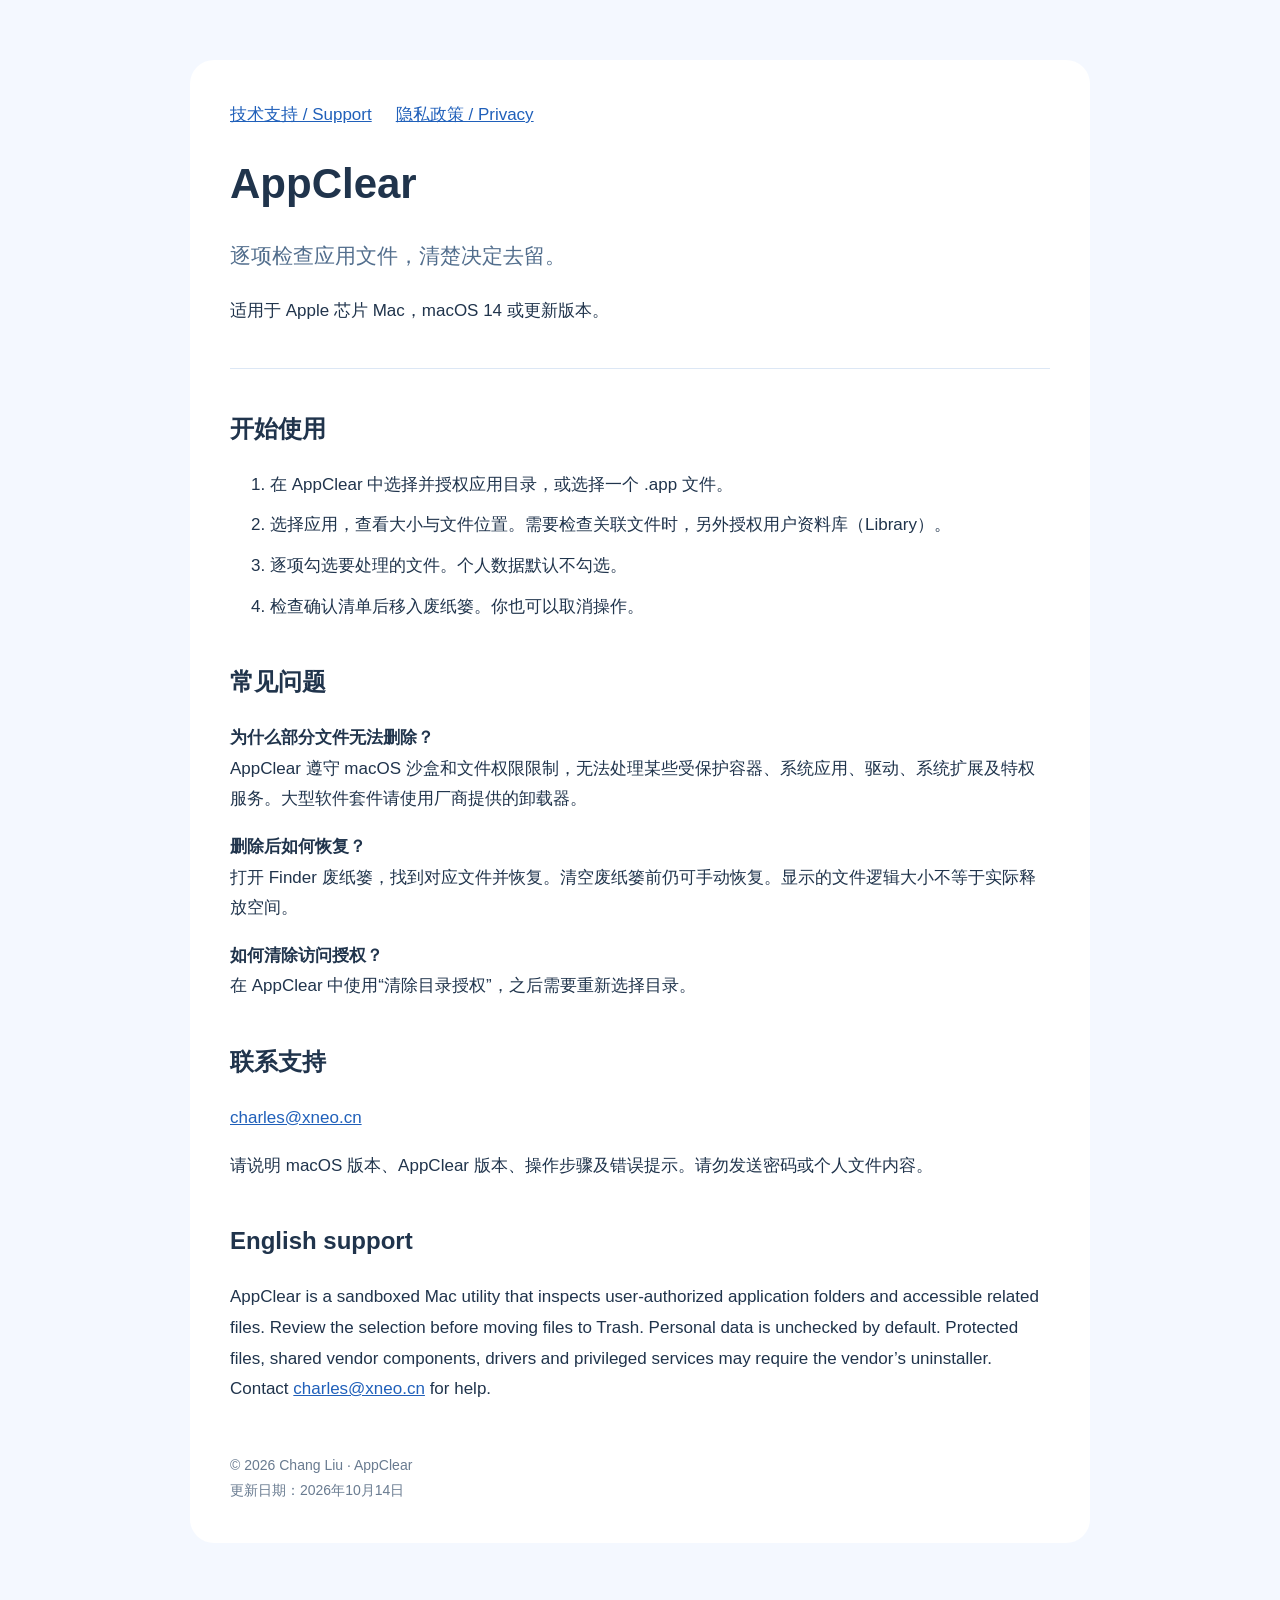
<file: index.html>
<!doctype html><html lang="zh-CN"><head><meta charset="utf-8"><meta name="viewport" content="width=device-width,initial-scale=1"><title>技术支持 · AppClear</title><meta name="description" content="AppClear Mac 应用管理工具的技术支持与隐私政策。"><link rel="stylesheet" href="styles.css"></head><body><main><nav><a href="index.html">技术支持 / Support</a><a href="privacy.html">隐私政策 / Privacy</a></nav><header><h1>AppClear</h1><p class="lead">逐项检查应用文件，清楚决定去留。</p><p>适用于 Apple 芯片 Mac，macOS 14 或更新版本。</p></header><h2>开始使用</h2><ol><li>在 AppClear 中选择并授权应用目录，或选择一个 .app 文件。</li><li>选择应用，查看大小与文件位置。需要检查关联文件时，另外授权用户资料库（Library）。</li><li>逐项勾选要处理的文件。个人数据默认不勾选。</li><li>检查确认清单后移入废纸篓。你也可以取消操作。</li></ol><h2>常见问题</h2><p><strong>为什么部分文件无法删除？</strong><br>AppClear 遵守 macOS 沙盒和文件权限限制，无法处理某些受保护容器、系统应用、驱动、系统扩展及特权服务。大型软件套件请使用厂商提供的卸载器。</p><p><strong>删除后如何恢复？</strong><br>打开 Finder 废纸篓，找到对应文件并恢复。清空废纸篓前仍可手动恢复。显示的文件逻辑大小不等于实际释放空间。</p><p><strong>如何清除访问授权？</strong><br>在 AppClear 中使用“清除目录授权”，之后需要重新选择目录。</p><h2>联系支持</h2><p><a href="mailto:charles@xneo.cn">charles@xneo.cn</a></p><p>请说明 macOS 版本、AppClear 版本、操作步骤及错误提示。请勿发送密码或个人文件内容。</p><h2 lang="en">English support</h2><p lang="en">AppClear is a sandboxed Mac utility that inspects user-authorized application folders and accessible related files. Review the selection before moving files to Trash. Personal data is unchecked by default. Protected files, shared vendor components, drivers and privileged services may require the vendor’s uninstaller. Contact <a href="mailto:charles@xneo.cn">charles@xneo.cn</a> for help.</p><footer>© 2026 Chang Liu · AppClear<br>更新日期：2026年10月14日</footer></main></body></html>
</file>
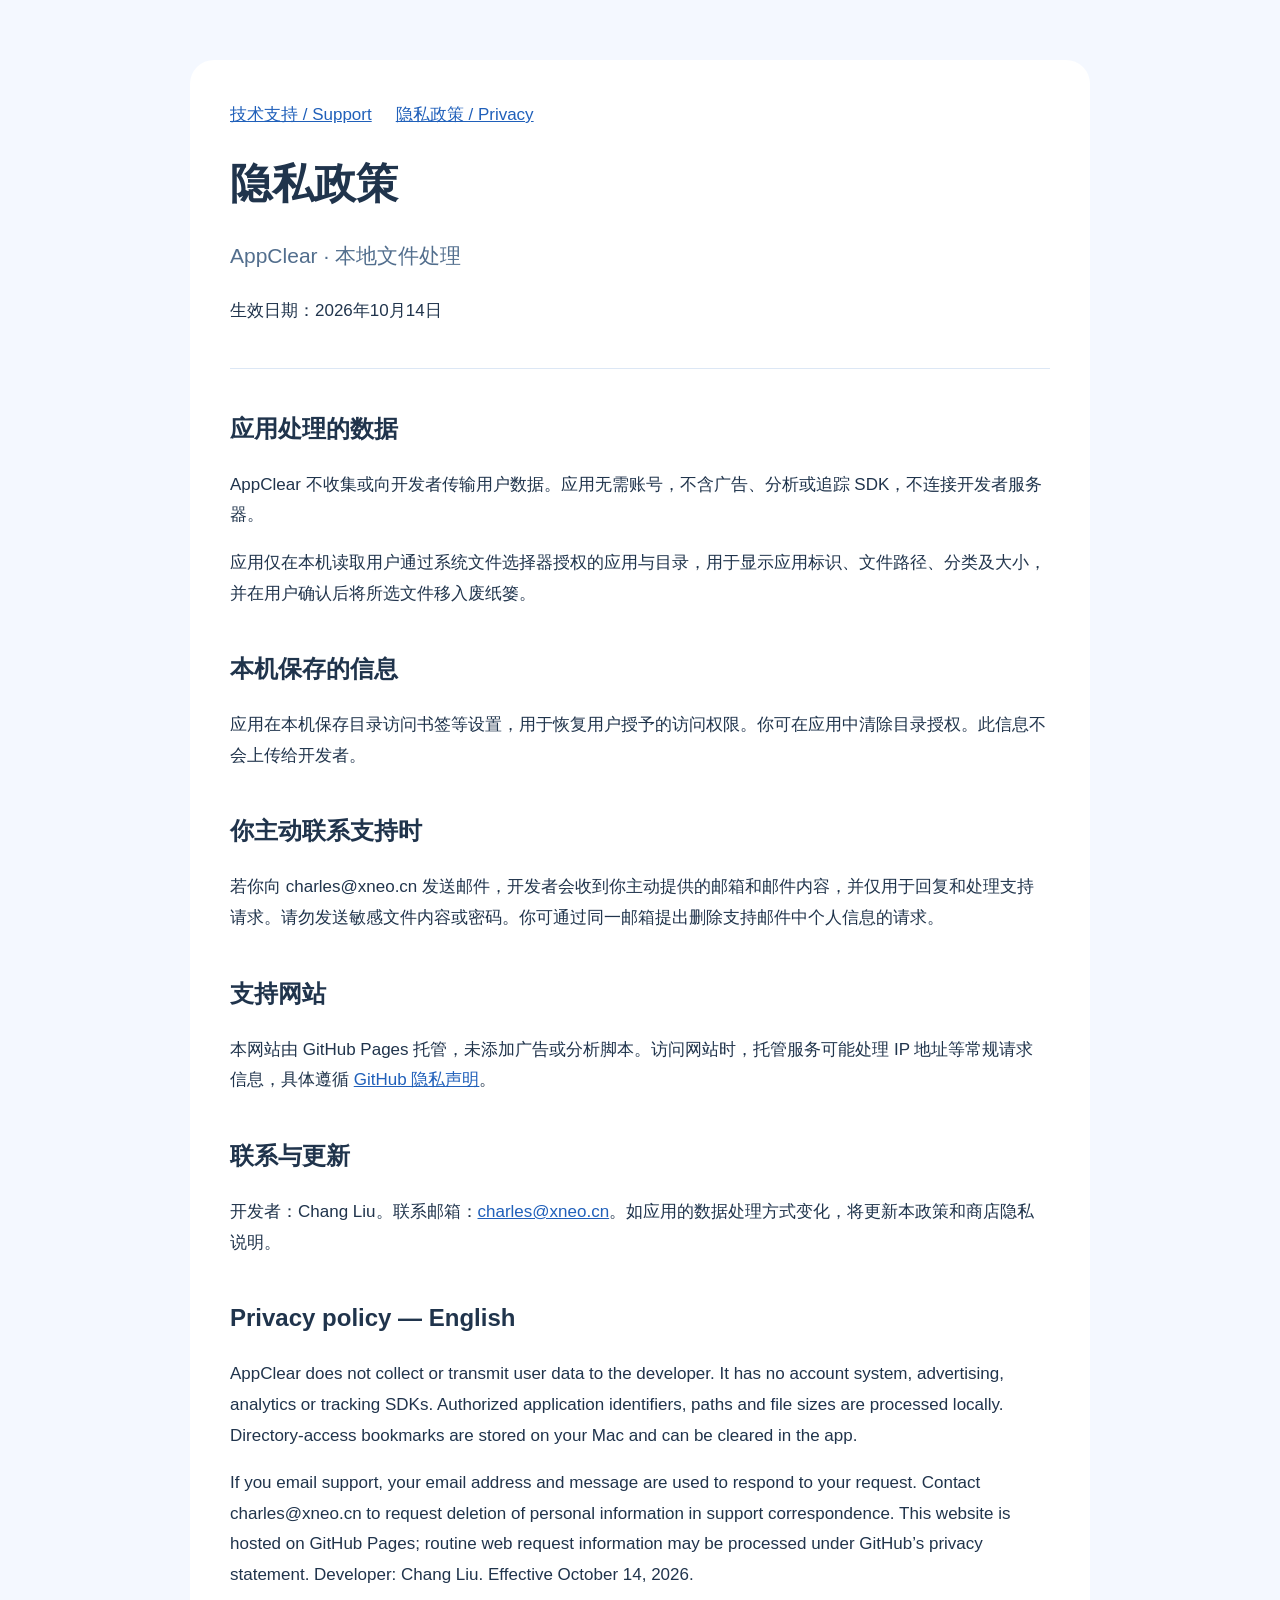
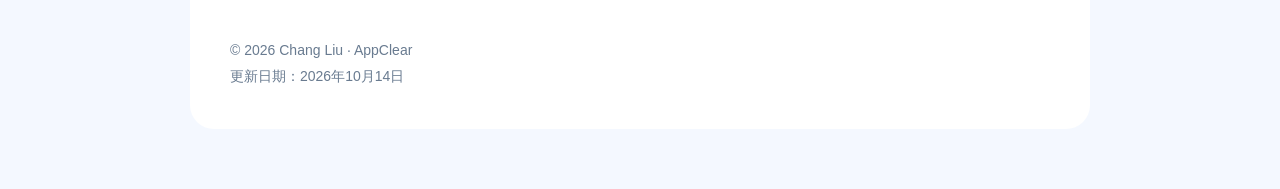
<file: privacy.html>
<!doctype html><html lang="zh-CN"><head><meta charset="utf-8"><meta name="viewport" content="width=device-width,initial-scale=1"><title>隐私政策 · AppClear</title><meta name="description" content="AppClear Mac 应用管理工具的技术支持与隐私政策。"><link rel="stylesheet" href="styles.css"></head><body><main><nav><a href="index.html">技术支持 / Support</a><a href="privacy.html">隐私政策 / Privacy</a></nav><header><h1>隐私政策</h1><p class="lead">AppClear · 本地文件处理</p><p>生效日期：2026年10月14日</p></header><h2>应用处理的数据</h2><p>AppClear 不收集或向开发者传输用户数据。应用无需账号，不含广告、分析或追踪 SDK，不连接开发者服务器。</p><p>应用仅在本机读取用户通过系统文件选择器授权的应用与目录，用于显示应用标识、文件路径、分类及大小，并在用户确认后将所选文件移入废纸篓。</p><h2>本机保存的信息</h2><p>应用在本机保存目录访问书签等设置，用于恢复用户授予的访问权限。你可在应用中清除目录授权。此信息不会上传给开发者。</p><h2>你主动联系支持时</h2><p>若你向 charles@xneo.cn 发送邮件，开发者会收到你主动提供的邮箱和邮件内容，并仅用于回复和处理支持请求。请勿发送敏感文件内容或密码。你可通过同一邮箱提出删除支持邮件中个人信息的请求。</p><h2>支持网站</h2><p>本网站由 GitHub Pages 托管，未添加广告或分析脚本。访问网站时，托管服务可能处理 IP 地址等常规请求信息，具体遵循 <a href="https://docs.github.com/en/site-policy/privacy-policies/github-general-privacy-statement">GitHub 隐私声明</a>。</p><h2>联系与更新</h2><p>开发者：Chang Liu。联系邮箱：<a href="mailto:charles@xneo.cn">charles@xneo.cn</a>。如应用的数据处理方式变化，将更新本政策和商店隐私说明。</p><h2 lang="en">Privacy policy — English</h2><p lang="en">AppClear does not collect or transmit user data to the developer. It has no account system, advertising, analytics or tracking SDKs. Authorized application identifiers, paths and file sizes are processed locally. Directory-access bookmarks are stored on your Mac and can be cleared in the app.</p><p lang="en">If you email support, your email address and message are used to respond to your request. Contact charles@xneo.cn to request deletion of personal information in support correspondence. This website is hosted on GitHub Pages; routine web request information may be processed under GitHub’s privacy statement. Developer: Chang Liu. Effective October 14, 2026.</p><footer>© 2026 Chang Liu · AppClear<br>更新日期：2026年10月14日</footer></main></body></html>
</file>
<file: styles.css>
*{box-sizing:border-box}body{margin:0;background:#f4f8ff;color:#20344c;font:17px/1.8 -apple-system,BlinkMacSystemFont,"Segoe UI",sans-serif}main{max-width:900px;margin:60px auto;padding:40px;background:white;border-radius:24px}nav{display:flex;gap:24px;flex-wrap:wrap}a{color:#2060ba}h1{font-size:42px;line-height:1.2}h2{font-size:24px;margin-top:38px}header{border-bottom:1px solid #dce7f5;padding-bottom:24px}.lead{font-size:21px;color:#526e8d}footer{margin-top:48px;color:#697b90;font-size:14px}li{margin:10px 0}@media(max-width:640px){main{margin:16px;padding:24px}h1{font-size:34px}}
</file>
